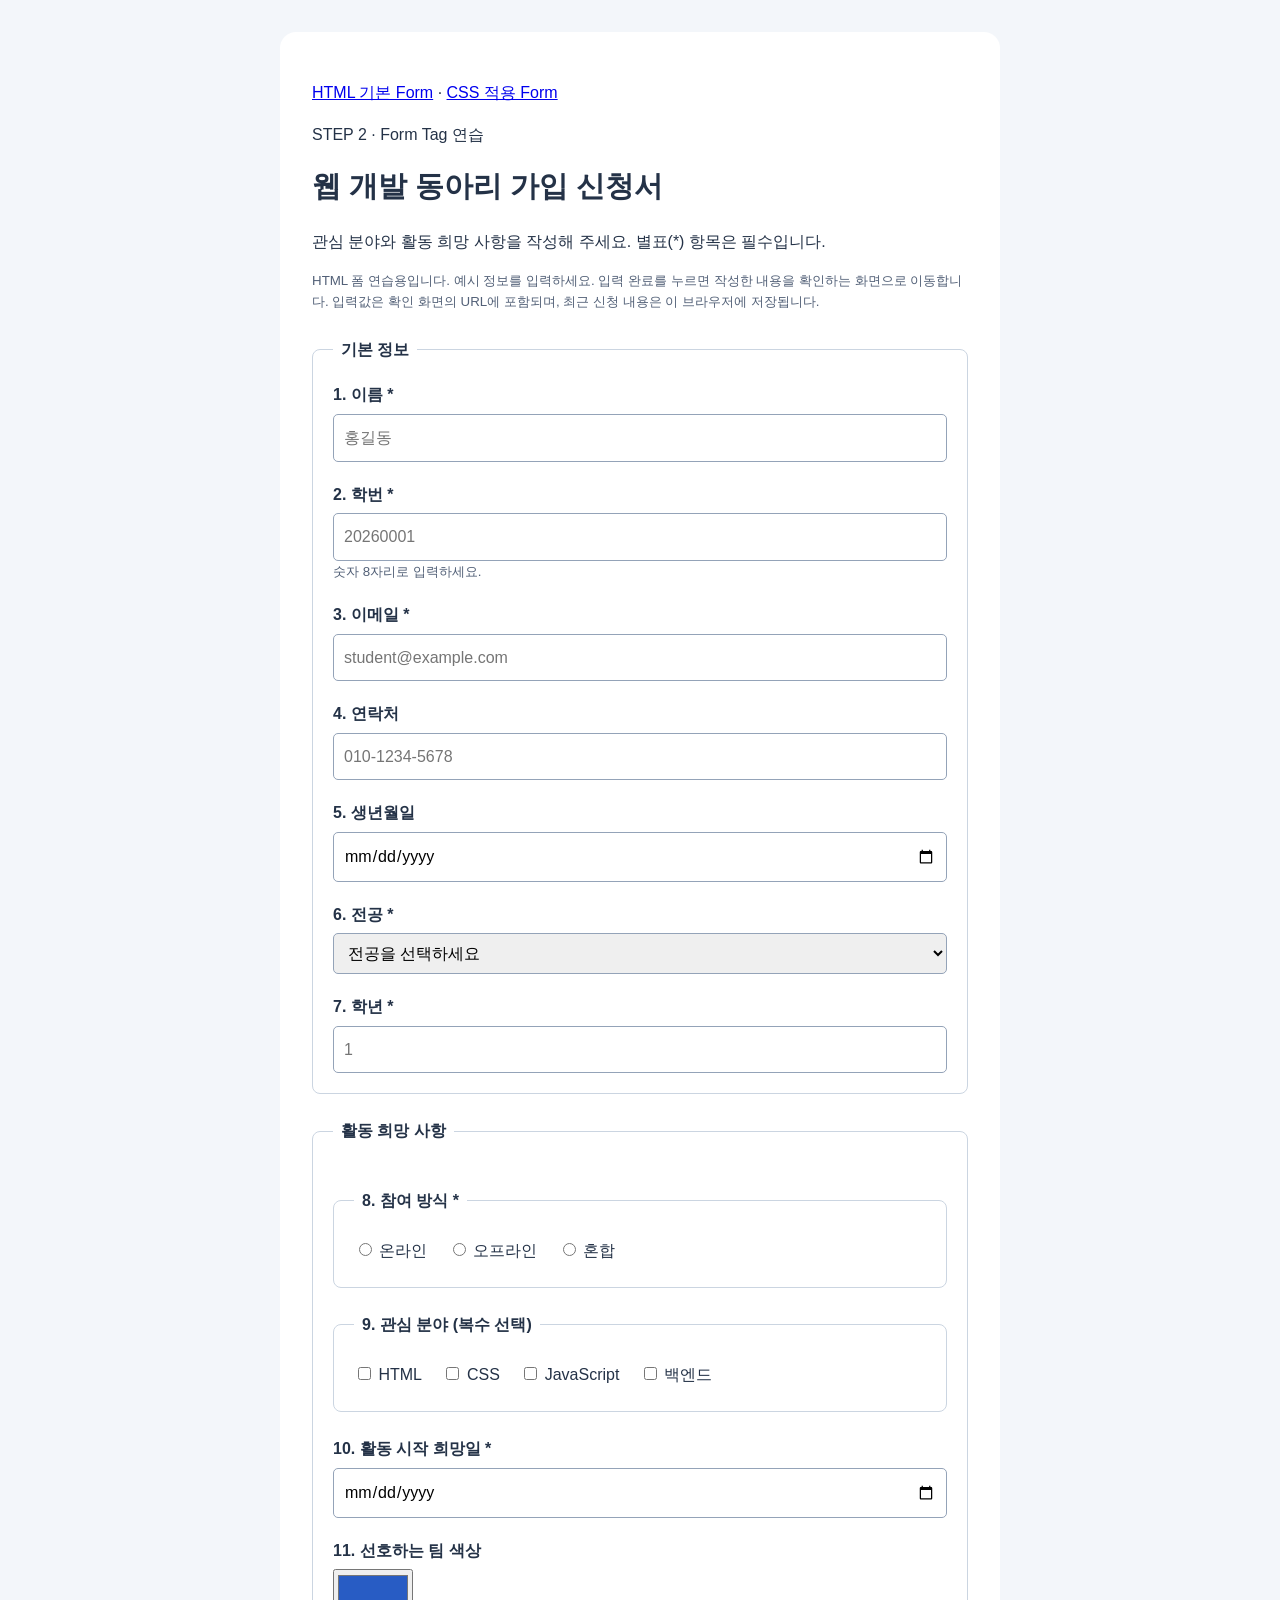
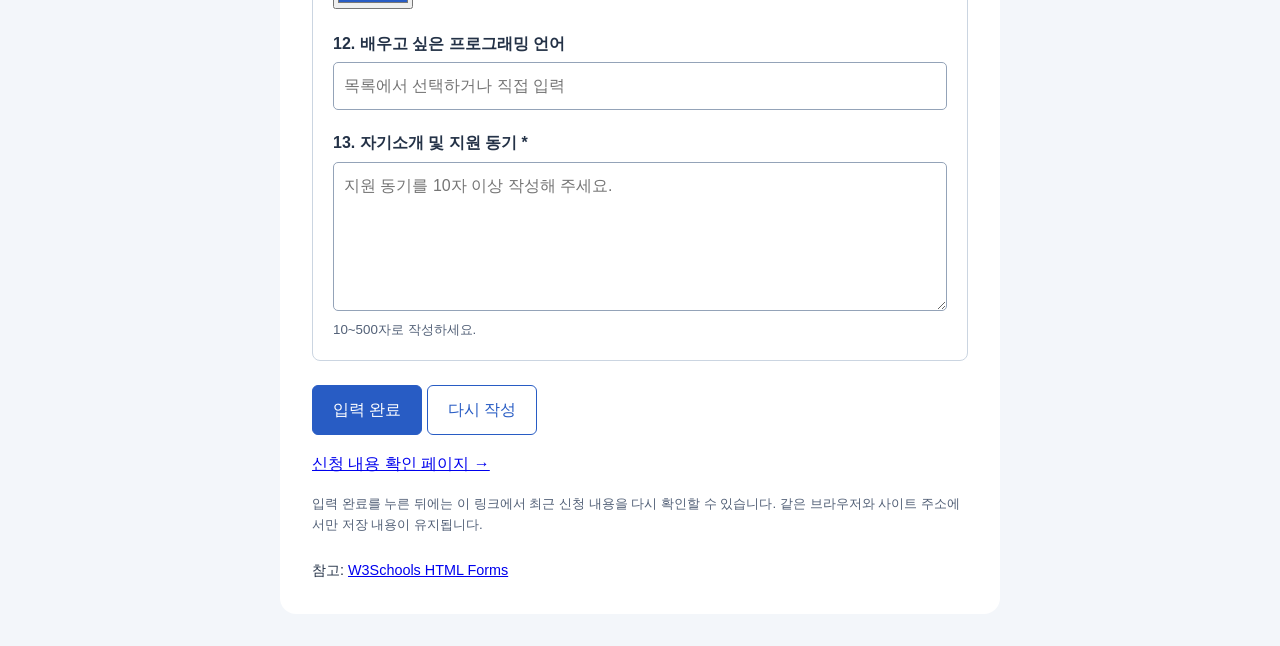
<file: index.html>
<!DOCTYPE html>
<html lang="ko">
<head>
  <meta charset="UTF-8">
  <meta name="viewport" content="width=device-width, initial-scale=1.0">
  <title>Form Tag 연습 | 동아리 가입 신청서</title>
  <style>
    * { box-sizing: border-box; }
    body { margin: 0; padding: 32px 16px; background: #f3f6fa; color: #243247; font-family: sans-serif; line-height: 1.6; }
    main { max-width: 720px; margin: auto; padding: 32px; background: white; border-radius: 16px; }
    h1 { margin-top: 0; font-size: 1.8rem; }
    fieldset { min-width: 0; margin: 24px 0; padding: 20px; border: 1px solid #cbd5e1; border-radius: 8px; }
    legend { padding: 0 8px; font-weight: bold; }
    .field { margin-bottom: 20px; }
    .field:last-child { margin-bottom: 0; }
    .field > label { display: block; margin-bottom: 6px; font-weight: bold; }
    input:not([type="radio"]):not([type="checkbox"]):not([type="color"]), select, textarea {
      width: 100%; padding: 10px; border: 1px solid #94a3b8; border-radius: 5px; font: inherit;
    }
    textarea { resize: vertical; }
    input[type="color"] { width: 80px; height: 40px; }
    .choices label { display: inline-block; margin: 4px 16px 4px 0; }
    input, button { accent-color: #285cc4; }
    :focus-visible { outline: 3px solid #285cc4; outline-offset: 3px; }
    small { display: block; color: #526077; }
    button { padding: 11px 20px; border: 1px solid #285cc4; border-radius: 6px; font: inherit; cursor: pointer; }
    button[type="submit"] { background: #285cc4; color: white; }
    button[type="reset"] { background: white; color: #285cc4; }
    footer { margin-top: 24px; font-size: .9rem; }
    @media (max-width: 480px) { main { padding: 20px; } fieldset { padding: 14px; } }
  </style>
</head>
<body>
  <main>
    <nav aria-label="과제 4 Form 실습">
      <p><a href="form1.html">HTML 기본 Form</a> · <a href="form1_css.html">CSS 적용 Form</a></p>
    </nav>
    <header>
      <p>STEP 2 · Form Tag 연습</p>
      <h1>웹 개발 동아리 가입 신청서</h1>
      <p>관심 분야와 활동 희망 사항을 작성해 주세요. 별표(*) 항목은 필수입니다.</p>
      <small>HTML 폼 연습용입니다. 예시 정보를 입력하세요. 입력 완료를 누르면 작성한 내용을 확인하는 화면으로 이동합니다. 입력값은 확인 화면의 URL에 포함되며, 최근 신청 내용은 이 브라우저에 저장됩니다.</small>
    </header>

    <!-- name은 전송할 항목의 이름, id는 label과 연결할 식별자입니다. -->
    <form id="club-form" action="application-viewer.html" method="get">
      <fieldset>
        <legend>기본 정보</legend>
        <div class="field">
          <label for="student-name">1. 이름 *</label>
          <input type="text" id="student-name" name="student_name" placeholder="홍길동" maxlength="30" autocomplete="name" required>
        </div>
        <div class="field">
          <label for="student-id">2. 학번 *</label>
          <input type="text" id="student-id" name="student_id" placeholder="20260001" pattern="[0-9]{8}" maxlength="8" inputmode="numeric" aria-describedby="id-help" required>
          <small id="id-help">숫자 8자리로 입력하세요.</small>
        </div>
        <div class="field">
          <label for="email">3. 이메일 *</label>
          <input type="email" id="email" name="email" placeholder="student@example.com" autocomplete="email" required>
        </div>
        <div class="field">
          <label for="phone">4. 연락처</label>
          <input type="tel" id="phone" name="phone" placeholder="010-1234-5678" autocomplete="tel">
        </div>
        <div class="field">
          <label for="birthday">5. 생년월일</label>
          <input type="date" id="birthday" name="birthday" autocomplete="bday">
        </div>
        <div class="field">
          <label for="major">6. 전공 *</label>
          <select id="major" name="major" required>
            <option value="" disabled selected>전공을 선택하세요</option>
            <optgroup label="공학 계열">
              <option value="computer">컴퓨터공학</option>
              <option value="software">소프트웨어학</option>
              <option value="electronics">전자공학</option>
            </optgroup>
            <optgroup label="인문·사회·예술 계열">
              <option value="business">경영학</option>
              <option value="design">디자인학</option>
              <option value="other">기타</option>
            </optgroup>
          </select>
        </div>
        <div class="field">
          <label for="grade">7. 학년 *</label>
          <input type="number" id="grade" name="grade" min="1" max="6" step="1" placeholder="1" required>
        </div>
      </fieldset>

      <fieldset>
        <legend>활동 희망 사항</legend>
        <!-- 같은 name을 가진 radio는 하나만 선택할 수 있습니다. -->
        <fieldset class="choices">
          <legend>8. 참여 방식 *</legend>
          <label for="online"><input type="radio" id="online" name="participation" value="online" required> 온라인</label>
          <label for="offline"><input type="radio" id="offline" name="participation" value="offline"> 오프라인</label>
          <label for="hybrid"><input type="radio" id="hybrid" name="participation" value="hybrid"> 혼합</label>
        </fieldset>
        <!-- checkbox는 여러 항목을 동시에 선택할 수 있습니다. -->
        <fieldset class="choices">
          <legend>9. 관심 분야 (복수 선택)</legend>
          <label for="html"><input type="checkbox" id="html" name="interests" value="html"> HTML</label>
          <label for="css"><input type="checkbox" id="css" name="interests" value="css"> CSS</label>
          <label for="javascript"><input type="checkbox" id="javascript" name="interests" value="javascript"> JavaScript</label>
          <label for="backend"><input type="checkbox" id="backend" name="interests" value="backend"> 백엔드</label>
        </fieldset>
        <div class="field">
          <label for="start-date">10. 활동 시작 희망일 *</label>
          <input type="date" id="start-date" name="start_date" required>
        </div>
        <div class="field">
          <label for="color">11. 선호하는 팀 색상</label>
          <input type="color" id="color" name="team_color" value="#285cc4">
        </div>
        <div class="field">
          <label for="language">12. 배우고 싶은 프로그래밍 언어</label>
          <input type="text" id="language" name="language" list="languages" placeholder="목록에서 선택하거나 직접 입력">
          <datalist id="languages">
            <option value="JavaScript"></option>
            <option value="Python"></option>
            <option value="Java"></option>
            <option value="C++"></option>
          </datalist>
        </div>
        <div class="field">
          <label for="introduction">13. 자기소개 및 지원 동기 *</label>
          <textarea id="introduction" name="introduction" rows="5" minlength="10" maxlength="500" placeholder="지원 동기를 10자 이상 작성해 주세요." aria-describedby="intro-help" required></textarea>
          <small id="intro-help">10~500자로 작성하세요.</small>
        </div>
      </fieldset>

      <button type="submit">입력 완료</button>
      <button type="reset">다시 작성</button>
    </form>
    <nav aria-label="신청 내용 확인">
      <p><a href="application-viewer.html">신청 내용 확인 페이지 →</a></p>
      <small>입력 완료를 누른 뒤에는 이 링크에서 최근 신청 내용을 다시 확인할 수 있습니다. 같은 브라우저와 사이트 주소에서만 저장 내용이 유지됩니다.</small>
    </nav>
    <footer>참고: <a href="https://www.w3schools.com/html/html_forms.asp" target="_blank" rel="noopener noreferrer">W3Schools HTML Forms</a></footer>
  </main>
</body>
</html>
</file>
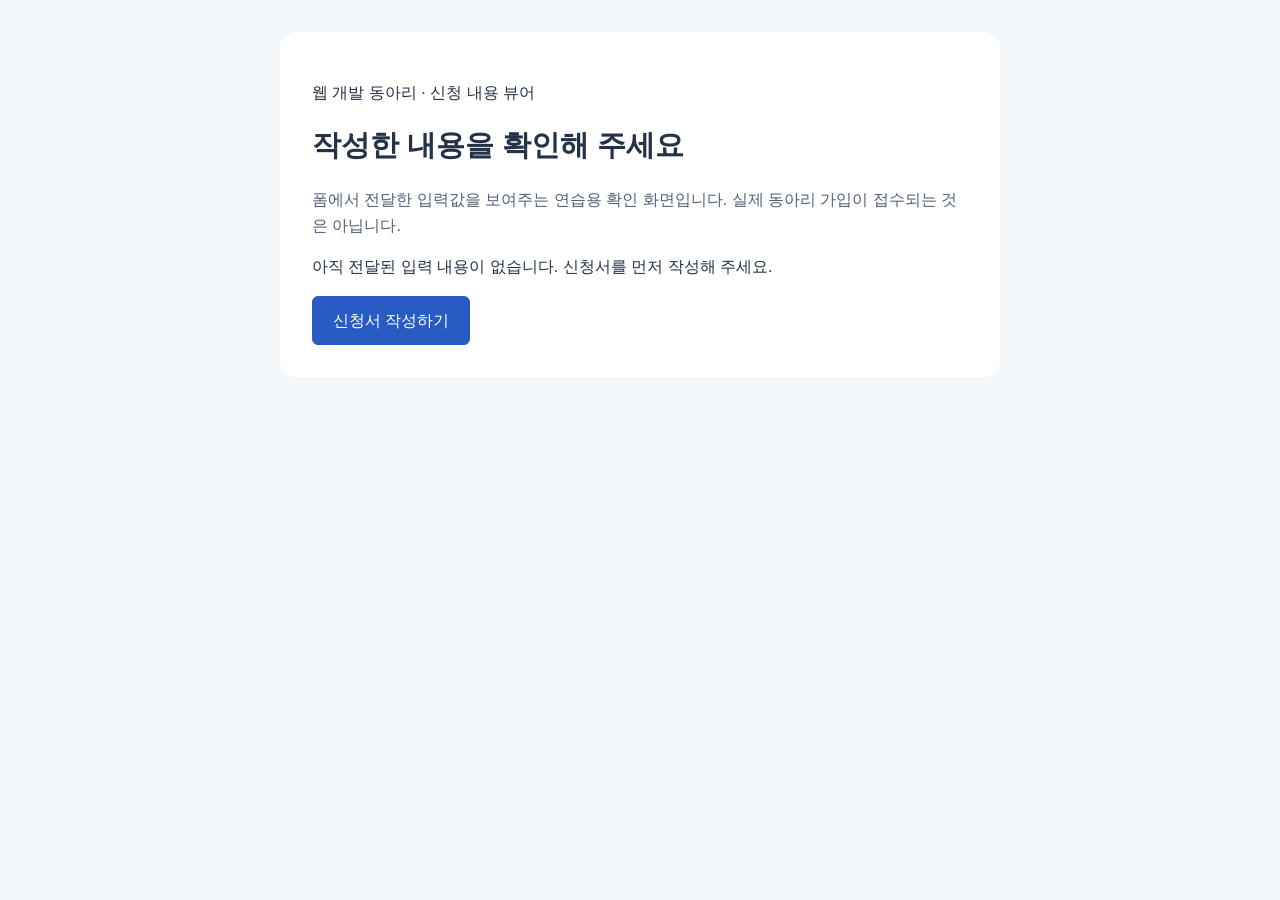
<file: application-viewer.html>
<!DOCTYPE html>
<html lang="ko">
<head>
  <meta charset="UTF-8">
  <meta name="viewport" content="width=device-width, initial-scale=1.0">
  <title>신청 내용 확인 | 웹 개발 동아리</title>
  <style>
    * { box-sizing: border-box; }
    body { margin: 0; padding: 32px 16px; background: #f3f6fa; color: #243247; font-family: sans-serif; line-height: 1.6; }
    main { max-width: 720px; margin: auto; padding: 32px; background: white; border-radius: 16px; }
    h1 { margin-top: 0; font-size: 1.8rem; }
    h2 { margin: 0; font-size: 1.15rem; }
    section { margin: 24px 0; padding: 20px; border: 1px solid #cbd5e1; border-radius: 8px; }
    dl { margin-bottom: 0; }
    .row { display: grid; grid-template-columns: 160px minmax(0, 1fr); gap: 12px; padding: 12px 0; border-top: 1px solid #e2e8f0; }
    dt { font-weight: bold; }
    dd { margin: 0; white-space: pre-wrap; overflow-wrap: anywhere; }
    .muted { color: #526077; }
    .swatch { display: inline-block; width: 22px; height: 22px; margin-right: 8px; border: 1px solid #94a3b8; border-radius: 4px; vertical-align: middle; }
    .actions { display: flex; flex-wrap: wrap; gap: 12px; }
    a, button { display: inline-block; padding: 11px 20px; border: 1px solid #285cc4; border-radius: 6px; background: white; color: #285cc4; font: inherit; text-decoration: none; cursor: pointer; }
    a { background: #285cc4; color: white; }
    :focus-visible { outline: 3px solid #285cc4; outline-offset: 3px; }
    [hidden] { display: none !important; }
    @media (max-width: 480px) { main { padding: 20px; } section { padding: 14px; } .row { grid-template-columns: 1fr; gap: 4px; } }
    @media print { body, main { padding: 0; background: white; } .actions { display: none; } section { break-inside: avoid; } }
  </style>
</head>
<body>
  <main>
    <header>
      <p>웹 개발 동아리 · 신청 내용 뷰어</p>
      <h1>작성한 내용을 확인해 주세요</h1>
      <p class="muted">폼에서 전달한 입력값을 보여주는 연습용 확인 화면입니다. 실제 동아리 가입이 접수되는 것은 아닙니다.</p>
    </header>
    <p id="storage-status" class="muted" role="status"></p>
    <p id="empty" hidden>아직 전달된 입력 내용이 없습니다. 신청서를 먼저 작성해 주세요.</p>
    <div id="details" hidden>
      <section aria-labelledby="basic-title">
        <h2 id="basic-title">기본 정보</h2>
        <dl id="basic"></dl>
      </section>
      <section aria-labelledby="activity-title">
        <h2 id="activity-title">활동 희망 사항</h2>
        <dl id="activity"></dl>
      </section>
    </div>
    <noscript><p>입력 내용을 보려면 브라우저의 JavaScript를 활성화해 주세요.</p></noscript>
    <div class="actions">
      <a href="index.html">신청서 작성하기</a>
      <button id="clear" type="button" hidden>저장된 내용 삭제</button>
      <button id="print" type="button" hidden>인쇄 / PDF 저장</button>
    </div>
  </main>
  <script>
    let params = new URLSearchParams(window.location.search);
    const labels = {
      major: { computer: '컴퓨터공학', software: '소프트웨어학', electronics: '전자공학', business: '경영학', design: '디자인학', other: '기타' },
      participation: { online: '온라인', offline: '오프라인', hybrid: '혼합' },
      interests: { html: 'HTML', css: 'CSS', javascript: 'JavaScript', backend: '백엔드' }
    };
    const groups = {
      basic: [['student_name', '이름'], ['student_id', '학번'], ['email', '이메일'], ['phone', '연락처'], ['birthday', '생년월일'], ['major', '전공'], ['grade', '학년']],
      activity: [['participation', '참여 방식'], ['interests', '관심 분야'], ['start_date', '활동 시작 희망일'], ['team_color', '선호하는 팀 색상'], ['language', '배우고 싶은 언어'], ['introduction', '자기소개 및 지원 동기']]
    };
    const storageKey = 'club-application-latest';
    const fields = Object.values(groups).flat().map(([key]) => key);
    const containsData = data => fields.some(key => data.getAll(key).some(value => value.trim()));
    const status = document.getElementById('storage-status');
    if (containsData(params)) {
      const submitted = new URLSearchParams();
      for (const key of fields) {
        for (const value of params.getAll(key)) submitted.append(key, value);
      }
      try {
        localStorage.setItem(storageKey, submitted.toString());
        status.textContent = '최근 신청 내용을 이 브라우저에 저장했습니다. 같은 사이트의 확인 페이지에서 다시 볼 수 있습니다.';
      } catch {
        status.textContent = '신청 내용은 전달되었지만 브라우저 저장이 차단되어 다시 열면 유지되지 않습니다.';
      }
    } else {
      try {
        params = new URLSearchParams(localStorage.getItem(storageKey) || '');
        if (containsData(params)) status.textContent = '이 브라우저에 저장된 최근 신청 내용입니다.';
      } catch {
        status.textContent = '브라우저 저장에 접근할 수 없습니다. 신청서의 입력 완료 버튼으로 내용을 전달해 주세요.';
      }
    }
    const hasData = containsData(params);
    document.getElementById('clear').hidden = !hasData;
    document.getElementById('empty').hidden = hasData;
    document.getElementById('details').hidden = !hasData;
    document.getElementById('print').hidden = !hasData;
    if (hasData) {
      for (const [group, fields] of Object.entries(groups)) {
        for (const [key, title] of fields) {
          const row = document.createElement('div');
          row.className = 'row';
          const term = document.createElement('dt');
          term.textContent = title;
          const value = document.createElement('dd');
          const values = params.getAll(key).filter(item => item.trim());
          value.textContent = values.map(item => {
            if (labels[key] && Object.hasOwn(labels[key], item)) return labels[key][item];
            if (key === 'grade') return item + '학년';
            return item;
          }).join(', ') || '미입력';
          if (!values.length) value.className = 'muted';
          if (key === 'team_color' && /^#[0-9a-f]{6}$/i.test(values[0] || '')) {
            const swatch = document.createElement('span');
            swatch.className = 'swatch';
            swatch.style.backgroundColor = values[0];
            swatch.setAttribute('aria-hidden', 'true');
            value.prepend(swatch);
          }
          row.append(term, value);
          document.getElementById(group).append(row);
        }
      }
    }
    document.getElementById('clear').addEventListener('click', () => {
      try {
        localStorage.removeItem(storageKey);
        window.location.replace(window.location.pathname);
      } catch {
        status.textContent = '저장된 내용을 삭제하지 못했습니다. 브라우저의 사이트 데이터 설정을 확인해 주세요.';
      }
    });
    document.getElementById('print').addEventListener('click', () => window.print());
  </script>
</body>
</html>
</file>
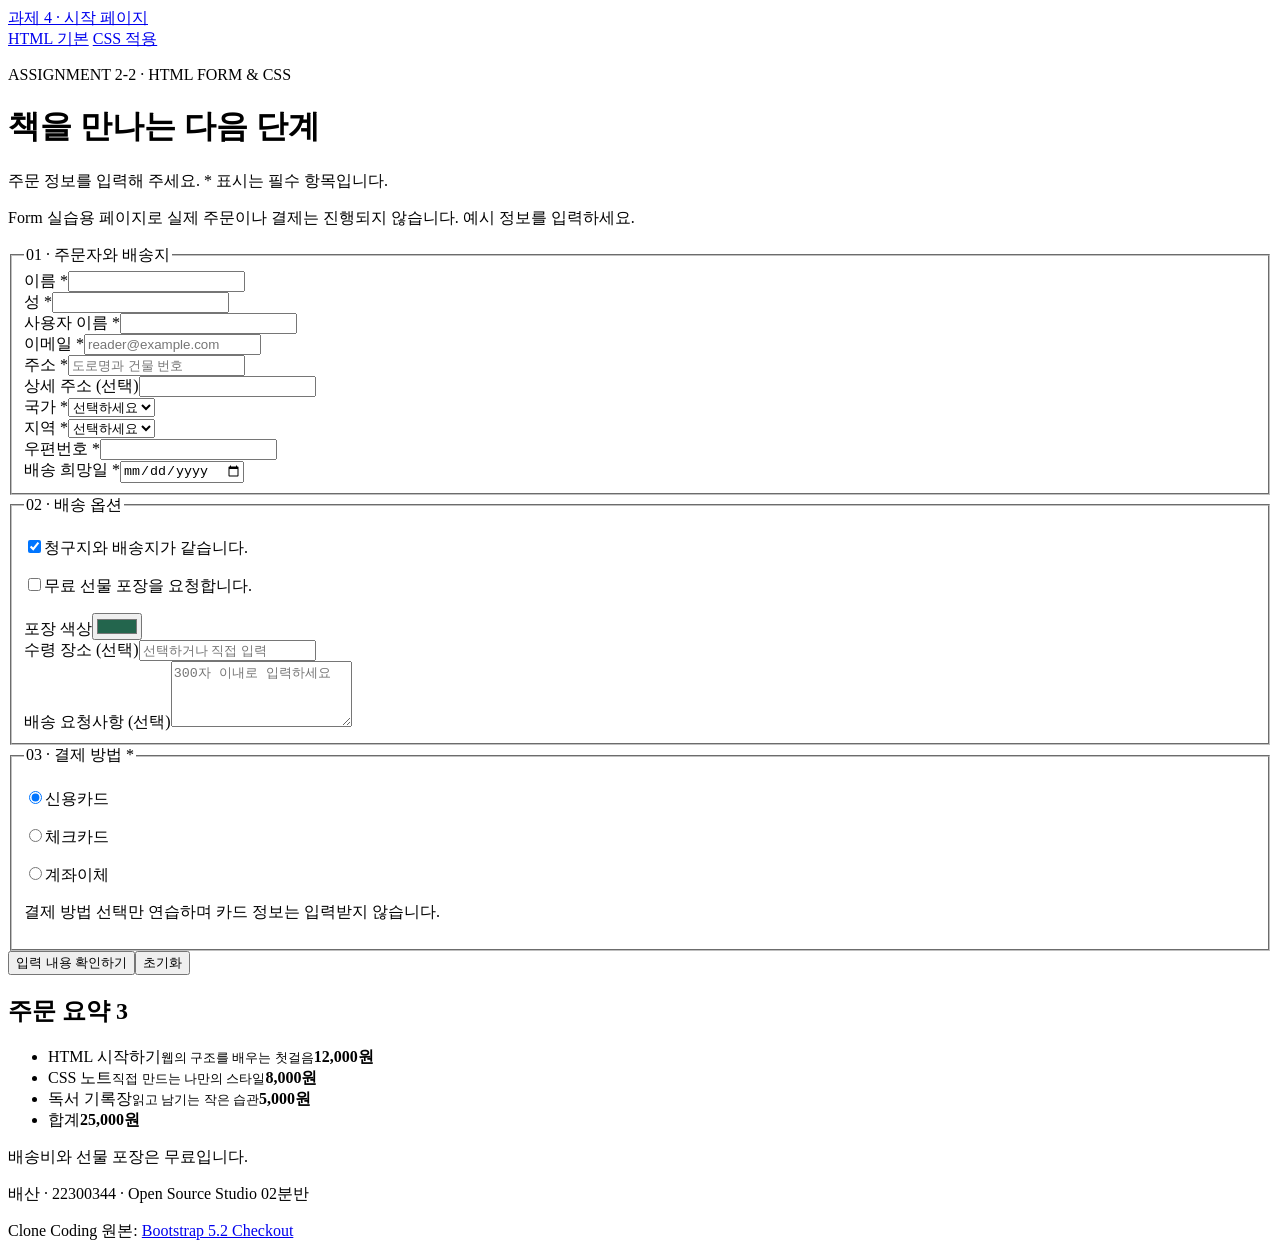
<file: form1.html>
<!DOCTYPE html>
<html lang="ko">
<head>
  <meta charset="UTF-8">
  <meta name="viewport" content="width=device-width, initial-scale=1">
  <title>주문서 | HTML Form 실습</title>
  <script src="js/form.js" defer></script>
</head>
<body>
  <header class="page-header">
    <a href="index.html">과제 4 · 시작 페이지</a>
    <nav aria-label="실습 페이지">
      <a href="form1.html">HTML 기본</a>
      <a href="form1_css.html">CSS 적용</a>
    </nav>
  </header>
  <main>
    <p class="eyebrow">ASSIGNMENT 2-2 · HTML FORM &amp; CSS</p>
    <h1>책을 만나는 다음 단계</h1>
    <p class="intro">주문 정보를 입력해 주세요. * 표시는 필수 항목입니다.</p>
    <p>Form 실습용 페이지로 실제 주문이나 결제는 진행되지 않습니다. 예시 정보를 입력하세요.</p>
    <div class="checkout-layout">
      <form id="checkout-form" action="#result" method="post">
        <fieldset>
          <legend>01 · 주문자와 배송지</legend>
          <div class="fields">
            <div class="field"><label for="first-name">이름 *</label><input type="text" id="first-name" name="firstName" autocomplete="given-name" maxlength="40" required></div>
            <div class="field"><label for="last-name">성 *</label><input type="text" id="last-name" name="lastName" autocomplete="family-name" maxlength="40" required></div>
            <div class="field"><label for="username">사용자 이름 *</label><input type="text" id="username" name="username" autocomplete="username" minlength="2" maxlength="30" required></div>
            <div class="field"><label for="email">이메일 *</label><input type="email" id="email" name="email" autocomplete="email" placeholder="reader@example.com" required></div>
            <div class="field wide"><label for="address">주소 *</label><input type="text" id="address" name="address" autocomplete="address-line1" placeholder="도로명과 건물 번호" required></div>
            <div class="field wide"><label for="address-detail">상세 주소 (선택)</label><input type="text" id="address-detail" name="addressDetail" autocomplete="address-line2"></div>
            <div class="field"><label for="country">국가 *</label><select id="country" name="country" autocomplete="country-name" required><option value="">선택하세요</option><option value="KR">대한민국</option></select></div>
            <div class="field"><label for="region">지역 *</label><select id="region" name="region" autocomplete="address-level1" required><option value="">선택하세요</option><optgroup label="특별시·광역시"><option>서울</option><option>부산</option><option>대구</option><option>인천</option><option>광주</option><option>대전</option><option>울산</option></optgroup><optgroup label="특별자치시·도"><option>세종</option><option>경기</option><option>강원</option><option>충북</option><option>충남</option><option>전북</option><option>전남</option><option>경북</option><option>경남</option><option>제주</option></optgroup></select></div>
            <div class="field"><label for="postal-code">우편번호 *</label><input type="text" id="postal-code" name="postalCode" autocomplete="postal-code" inputmode="numeric" pattern="[0-9]{5}" maxlength="5" title="숫자 5자리를 입력하세요" required></div>
            <div class="field"><label for="delivery-date">배송 희망일 *</label><input type="date" id="delivery-date" name="deliveryDate" required></div>
          </div>
        </fieldset>
        <fieldset>
          <legend>02 · 배송 옵션</legend>
          <p class="choice"><input type="checkbox" id="same-address" name="sameAddress" value="yes" checked><label for="same-address">청구지와 배송지가 같습니다.</label></p>
          <p class="choice"><input type="checkbox" id="gift-wrap" name="giftWrap" value="yes"><label for="gift-wrap">무료 선물 포장을 요청합니다.</label></p>
          <div class="fields">
            <div class="field"><label for="wrap-color">포장 색상</label><input type="color" id="wrap-color" name="wrapColor" value="#23654d"></div>
            <div class="field"><label for="delivery-place">수령 장소 (선택)</label><input type="text" id="delivery-place" name="deliveryPlace" list="places" placeholder="선택하거나 직접 입력"><datalist id="places"><option value="문 앞"><option value="경비실"><option value="직접 수령"></datalist></div>
            <div class="field wide"><label for="memo">배송 요청사항 (선택)</label><textarea id="memo" name="memo" rows="4" maxlength="300" placeholder="300자 이내로 입력하세요"></textarea></div>
          </div>
        </fieldset>
        <fieldset>
          <legend>03 · 결제 방법 *</legend>
          <p class="choice"><input type="radio" id="credit" name="payment" value="credit" required checked><label for="credit">신용카드</label></p>
          <p class="choice"><input type="radio" id="debit" name="payment" value="debit"><label for="debit">체크카드</label></p>
          <p class="choice"><input type="radio" id="transfer" name="payment" value="transfer"><label for="transfer">계좌이체</label></p>
          <p class="hint">결제 방법 선택만 연습하며 카드 정보는 입력받지 않습니다.</p>
        </fieldset>
        <div class="actions"><button type="submit">입력 내용 확인하기</button><button type="reset" class="secondary">초기화</button></div>
        <p id="result" role="status" tabindex="-1"></p>
        <noscript>입력 확인 기능을 사용하려면 JavaScript를 활성화하세요.</noscript>
      </form>
      <aside aria-labelledby="cart-title">
        <h2 id="cart-title">주문 요약 <span class="badge">3</span></h2>
        <ul class="cart">
          <li><span>HTML 시작하기<small>웹의 구조를 배우는 첫걸음</small></span><strong>12,000원</strong></li>
          <li><span>CSS 노트<small>직접 만드는 나만의 스타일</small></span><strong>8,000원</strong></li>
          <li><span>독서 기록장<small>읽고 남기는 작은 습관</small></span><strong>5,000원</strong></li>
          <li class="total"><span>합계</span><strong>25,000원</strong></li>
        </ul>
        <p class="hint">배송비와 선물 포장은 무료입니다.</p>
      </aside>
    </div>
  </main>
  <footer>
    <p>배산 · 22300344 · Open Source Studio 02분반</p>
    <p>Clone Coding 원본: <a href="https://getbootstrap.com/docs/5.2/examples/checkout/">Bootstrap 5.2 Checkout</a></p>
  </footer>
</body>
</html>
</file>
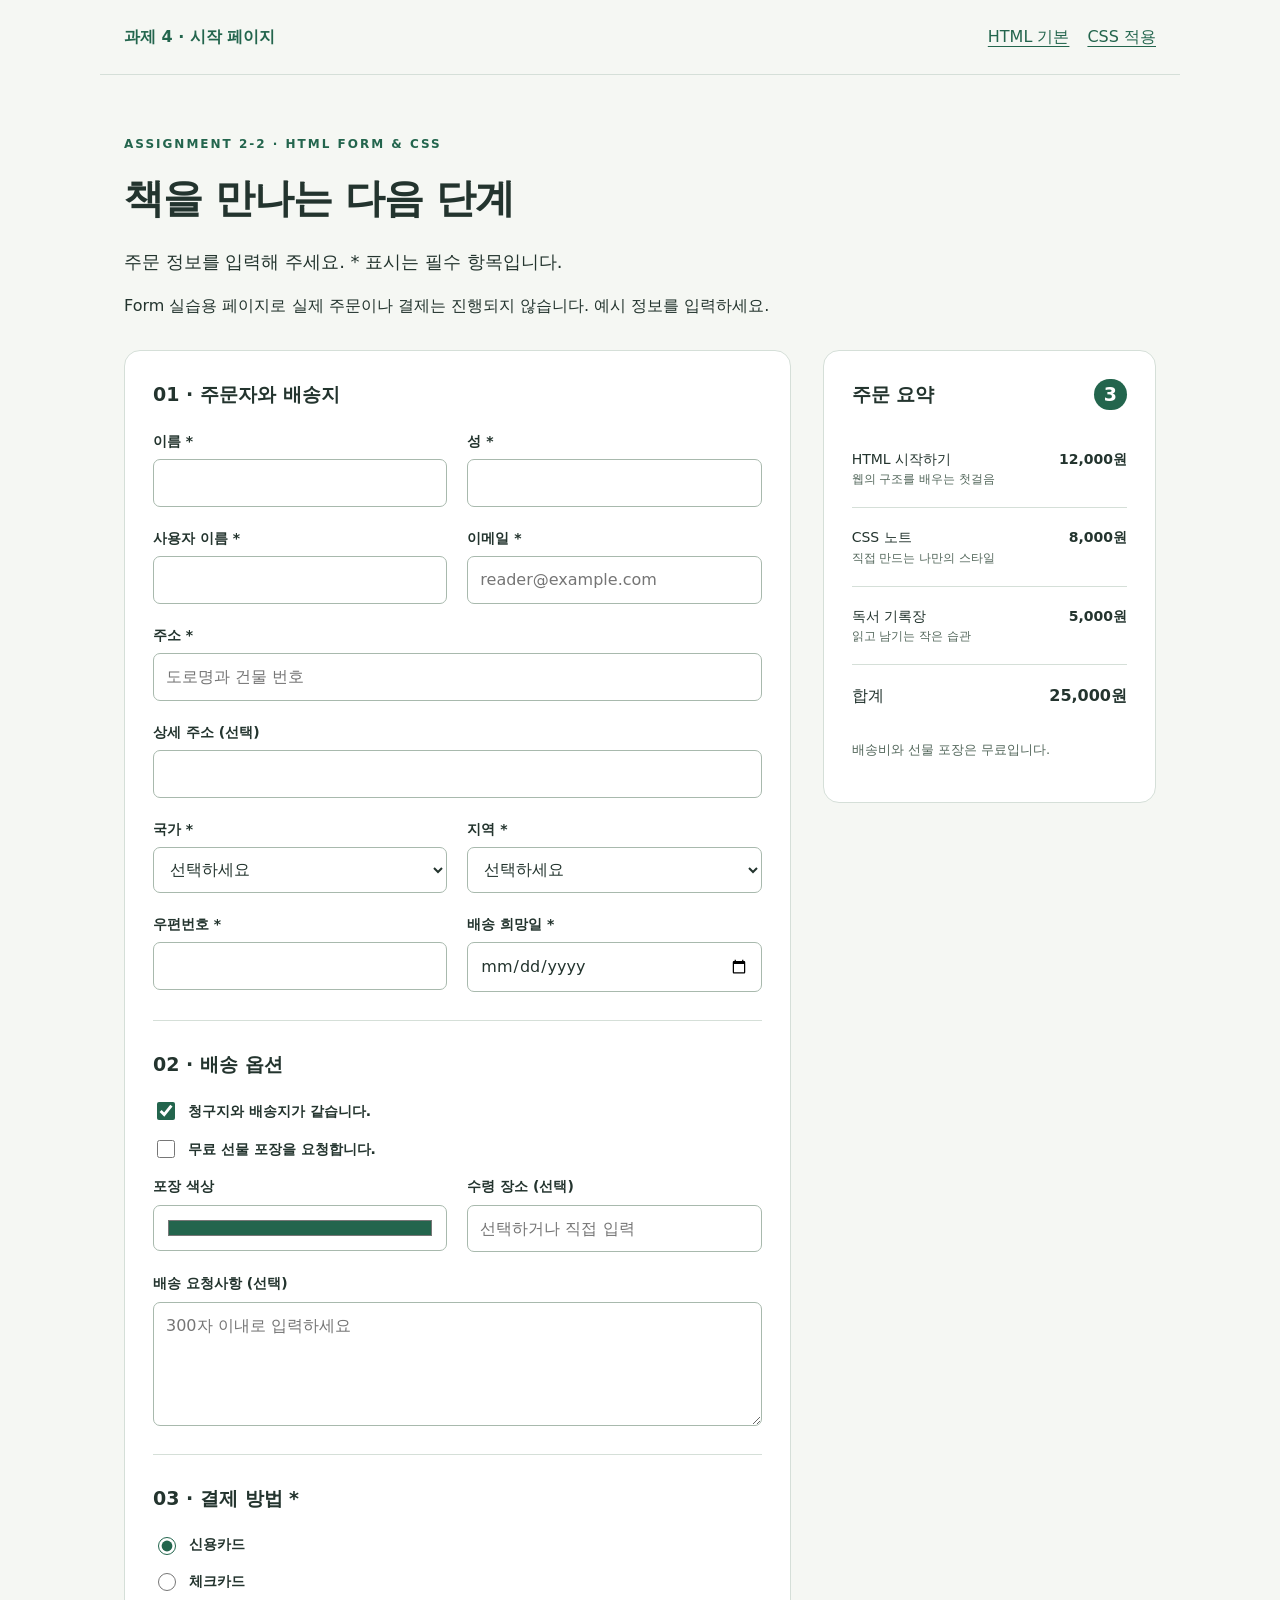
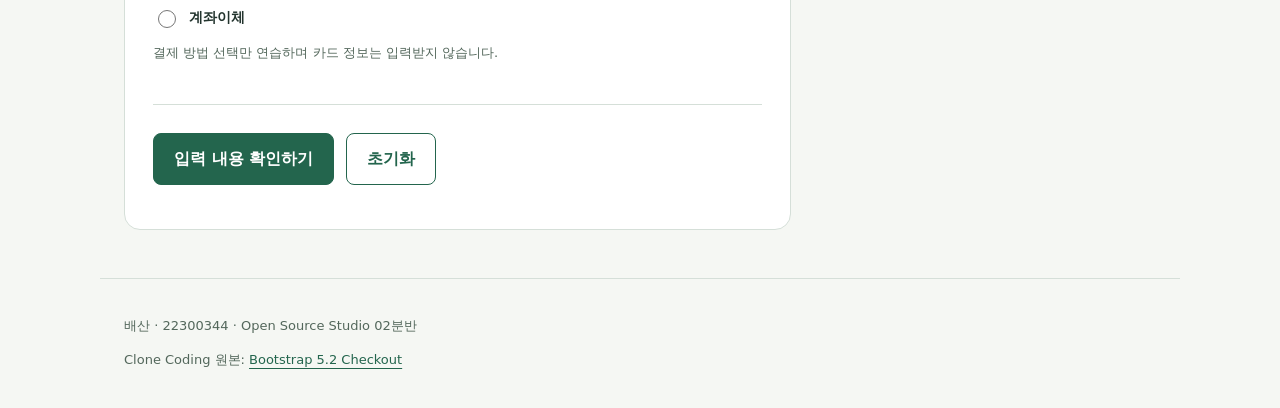
<file: form1_css.html>
<!DOCTYPE html>
<html lang="ko">
<head>
  <meta charset="UTF-8">
  <meta name="viewport" content="width=device-width, initial-scale=1">
  <title>주문서 | CSS Form 실습</title>
  <link rel="stylesheet" href="form.css">
  <script src="js/form.js" defer></script>
</head>
<body>
  <header class="page-header">
    <a href="index.html">과제 4 · 시작 페이지</a>
    <nav aria-label="실습 페이지">
      <a href="form1.html">HTML 기본</a>
      <a href="form1_css.html">CSS 적용</a>
    </nav>
  </header>
  <main>
    <p class="eyebrow">ASSIGNMENT 2-2 · HTML FORM &amp; CSS</p>
    <h1>책을 만나는 다음 단계</h1>
    <p class="intro">주문 정보를 입력해 주세요. * 표시는 필수 항목입니다.</p>
    <p>Form 실습용 페이지로 실제 주문이나 결제는 진행되지 않습니다. 예시 정보를 입력하세요.</p>
    <div class="checkout-layout">
      <form id="checkout-form" action="#result" method="post">
        <fieldset>
          <legend>01 · 주문자와 배송지</legend>
          <div class="fields">
            <div class="field"><label for="first-name">이름 *</label><input type="text" id="first-name" name="firstName" autocomplete="given-name" maxlength="40" required></div>
            <div class="field"><label for="last-name">성 *</label><input type="text" id="last-name" name="lastName" autocomplete="family-name" maxlength="40" required></div>
            <div class="field"><label for="username">사용자 이름 *</label><input type="text" id="username" name="username" autocomplete="username" minlength="2" maxlength="30" required></div>
            <div class="field"><label for="email">이메일 *</label><input type="email" id="email" name="email" autocomplete="email" placeholder="reader@example.com" required></div>
            <div class="field wide"><label for="address">주소 *</label><input type="text" id="address" name="address" autocomplete="address-line1" placeholder="도로명과 건물 번호" required></div>
            <div class="field wide"><label for="address-detail">상세 주소 (선택)</label><input type="text" id="address-detail" name="addressDetail" autocomplete="address-line2"></div>
            <div class="field"><label for="country">국가 *</label><select id="country" name="country" autocomplete="country-name" required><option value="">선택하세요</option><option value="KR">대한민국</option></select></div>
            <div class="field"><label for="region">지역 *</label><select id="region" name="region" autocomplete="address-level1" required><option value="">선택하세요</option><optgroup label="특별시·광역시"><option>서울</option><option>부산</option><option>대구</option><option>인천</option><option>광주</option><option>대전</option><option>울산</option></optgroup><optgroup label="특별자치시·도"><option>세종</option><option>경기</option><option>강원</option><option>충북</option><option>충남</option><option>전북</option><option>전남</option><option>경북</option><option>경남</option><option>제주</option></optgroup></select></div>
            <div class="field"><label for="postal-code">우편번호 *</label><input type="text" id="postal-code" name="postalCode" autocomplete="postal-code" inputmode="numeric" pattern="[0-9]{5}" maxlength="5" title="숫자 5자리를 입력하세요" required></div>
            <div class="field"><label for="delivery-date">배송 희망일 *</label><input type="date" id="delivery-date" name="deliveryDate" required></div>
          </div>
        </fieldset>
        <fieldset>
          <legend>02 · 배송 옵션</legend>
          <p class="choice"><input type="checkbox" id="same-address" name="sameAddress" value="yes" checked><label for="same-address">청구지와 배송지가 같습니다.</label></p>
          <p class="choice"><input type="checkbox" id="gift-wrap" name="giftWrap" value="yes"><label for="gift-wrap">무료 선물 포장을 요청합니다.</label></p>
          <div class="fields">
            <div class="field"><label for="wrap-color">포장 색상</label><input type="color" id="wrap-color" name="wrapColor" value="#23654d"></div>
            <div class="field"><label for="delivery-place">수령 장소 (선택)</label><input type="text" id="delivery-place" name="deliveryPlace" list="places" placeholder="선택하거나 직접 입력"><datalist id="places"><option value="문 앞"><option value="경비실"><option value="직접 수령"></datalist></div>
            <div class="field wide"><label for="memo">배송 요청사항 (선택)</label><textarea id="memo" name="memo" rows="4" maxlength="300" placeholder="300자 이내로 입력하세요"></textarea></div>
          </div>
        </fieldset>
        <fieldset>
          <legend>03 · 결제 방법 *</legend>
          <p class="choice"><input type="radio" id="credit" name="payment" value="credit" required checked><label for="credit">신용카드</label></p>
          <p class="choice"><input type="radio" id="debit" name="payment" value="debit"><label for="debit">체크카드</label></p>
          <p class="choice"><input type="radio" id="transfer" name="payment" value="transfer"><label for="transfer">계좌이체</label></p>
          <p class="hint">결제 방법 선택만 연습하며 카드 정보는 입력받지 않습니다.</p>
        </fieldset>
        <div class="actions"><button type="submit">입력 내용 확인하기</button><button type="reset" class="secondary">초기화</button></div>
        <p id="result" role="status" tabindex="-1"></p>
        <noscript>입력 확인 기능을 사용하려면 JavaScript를 활성화하세요.</noscript>
      </form>
      <aside aria-labelledby="cart-title">
        <h2 id="cart-title">주문 요약 <span class="badge">3</span></h2>
        <ul class="cart">
          <li><span>HTML 시작하기<small>웹의 구조를 배우는 첫걸음</small></span><strong>12,000원</strong></li>
          <li><span>CSS 노트<small>직접 만드는 나만의 스타일</small></span><strong>8,000원</strong></li>
          <li><span>독서 기록장<small>읽고 남기는 작은 습관</small></span><strong>5,000원</strong></li>
          <li class="total"><span>합계</span><strong>25,000원</strong></li>
        </ul>
        <p class="hint">배송비와 선물 포장은 무료입니다.</p>
      </aside>
    </div>
  </main>
  <footer>
    <p>배산 · 22300344 · Open Source Studio 02분반</p>
    <p>Clone Coding 원본: <a href="https://getbootstrap.com/docs/5.2/examples/checkout/">Bootstrap 5.2 Checkout</a></p>
  </footer>
</body>
</html>
</file>
<file: form.css>
:root { color-scheme: light; --green: #23654d; --ink: #23342e; --line: #d5dfd8; }
* { box-sizing: border-box; }
body { margin: 0; background-color: #f5f7f3; color: var(--ink); font-family: system-ui, -apple-system, "Malgun Gothic", sans-serif; line-height: 1.6; }
a { color: var(--green); text-underline-offset: 4px; }
a:hover { color: #123e2d; }
.page-header, main, footer { max-width: 1080px; margin: auto; padding: 24px; }
.page-header { display: flex; justify-content: space-between; gap: 20px; border-bottom: 1px solid var(--line); }
.page-header > a { font-weight: 750; text-decoration: none; }
nav { display: flex; flex-wrap: wrap; gap: 18px; }
main { padding-top: 48px; }
.eyebrow { color: var(--green); font-size: 12px; font-weight: 700; letter-spacing: 2px; }
h1 { margin: 12px 0; font-size: clamp(28px, 4vw, 40px); letter-spacing: -1px; }
.intro { margin-bottom: 8px; font-size: 18px; }
.checkout-layout { display: grid; grid-template-columns: minmax(0, 2fr) minmax(260px, 1fr); gap: 32px; align-items: start; margin-top: 32px; }
form, aside { background-color: #fff; border: 1px solid var(--line); border-radius: 16px; padding: 28px; min-width: 0; }
fieldset { min-width: 0; padding: 0 0 28px; margin: 0 0 28px; border: 0; border-bottom: 1px solid var(--line); }
legend { padding: 0; margin-bottom: 20px; font-size: 19px; font-weight: 700; }
.fields { display: grid; grid-template-columns: repeat(2, minmax(0, 1fr)); gap: 20px; }
.wide { grid-column: 1 / -1; }
label { display: block; font-size: 14px; font-weight: 600; margin-bottom: 7px; }
input:not([type="radio"]):not([type="checkbox"]), select, textarea { display: block; width: 100%; min-width: 0; min-height: 46px; padding: 10px 12px; border: 1px solid #a8b9ad; border-radius: 7px; color: var(--ink); background-color: white; font: inherit; }
input[type="color"] { height: 46px; cursor: pointer; }
textarea { resize: vertical; }
input:focus, select:focus, textarea:focus { border-color: var(--green); outline: 3px solid #23654d33; outline-offset: 1px; }
.choice { display: flex; align-items: center; gap: 10px; margin: 0 0 14px; }
.choice input { width: 18px; height: 18px; accent-color: var(--green); flex-shrink: 0; }
.choice label { margin: 0; cursor: pointer; }
.hint, footer { color: #53675b; font-size: 13px; }
.actions { display: flex; flex-wrap: wrap; gap: 12px; }
button { min-height: 46px; padding: 12px 20px; border: 1px solid var(--green); border-radius: 8px; background-color: var(--green); color: white; font: inherit; font-weight: 650; cursor: pointer; }
button:hover { background-color: #184e3b; }
button.secondary { color: var(--green); background-color: white; }
button.secondary:hover { background-color: #edf4ef; }
:focus-visible { outline: 3px solid #a47316; outline-offset: 4px; }
#result:not(:empty) { padding: 14px; background-color: #edf4ef; border-radius: 8px; }
h2 { font-size: 19px; margin: 0 0 20px; display: flex; justify-content: space-between; }
.badge { background-color: var(--green); color: white; padding: 0 10px; border-radius: 20px; }
.cart { margin: 0; padding: 0; list-style: none; }
.cart li { display: flex; justify-content: space-between; gap: 12px; padding: 18px 0; border-bottom: 1px solid var(--line); font-size: 14px; }
.cart small { display: block; color: #53675b; font-size: 12px; }
.cart strong { white-space: nowrap; }
.cart .total { border: 0; font-size: 16px; }
footer { margin-top: 24px; border-top: 1px solid var(--line); }
@media (max-width: 760px) {
  .checkout-layout { grid-template-columns: 1fr; gap: 20px; }
  .page-header { flex-direction: column; gap: 12px; }
  main { padding-top: 28px; }
  form, aside { padding: 20px; }
}
@media (max-width: 420px) {
  .fields { grid-template-columns: 1fr; }
  .page-header, main, footer { padding-left: 16px; padding-right: 16px; }
  .actions button { width: 100%; }
}
</file>
